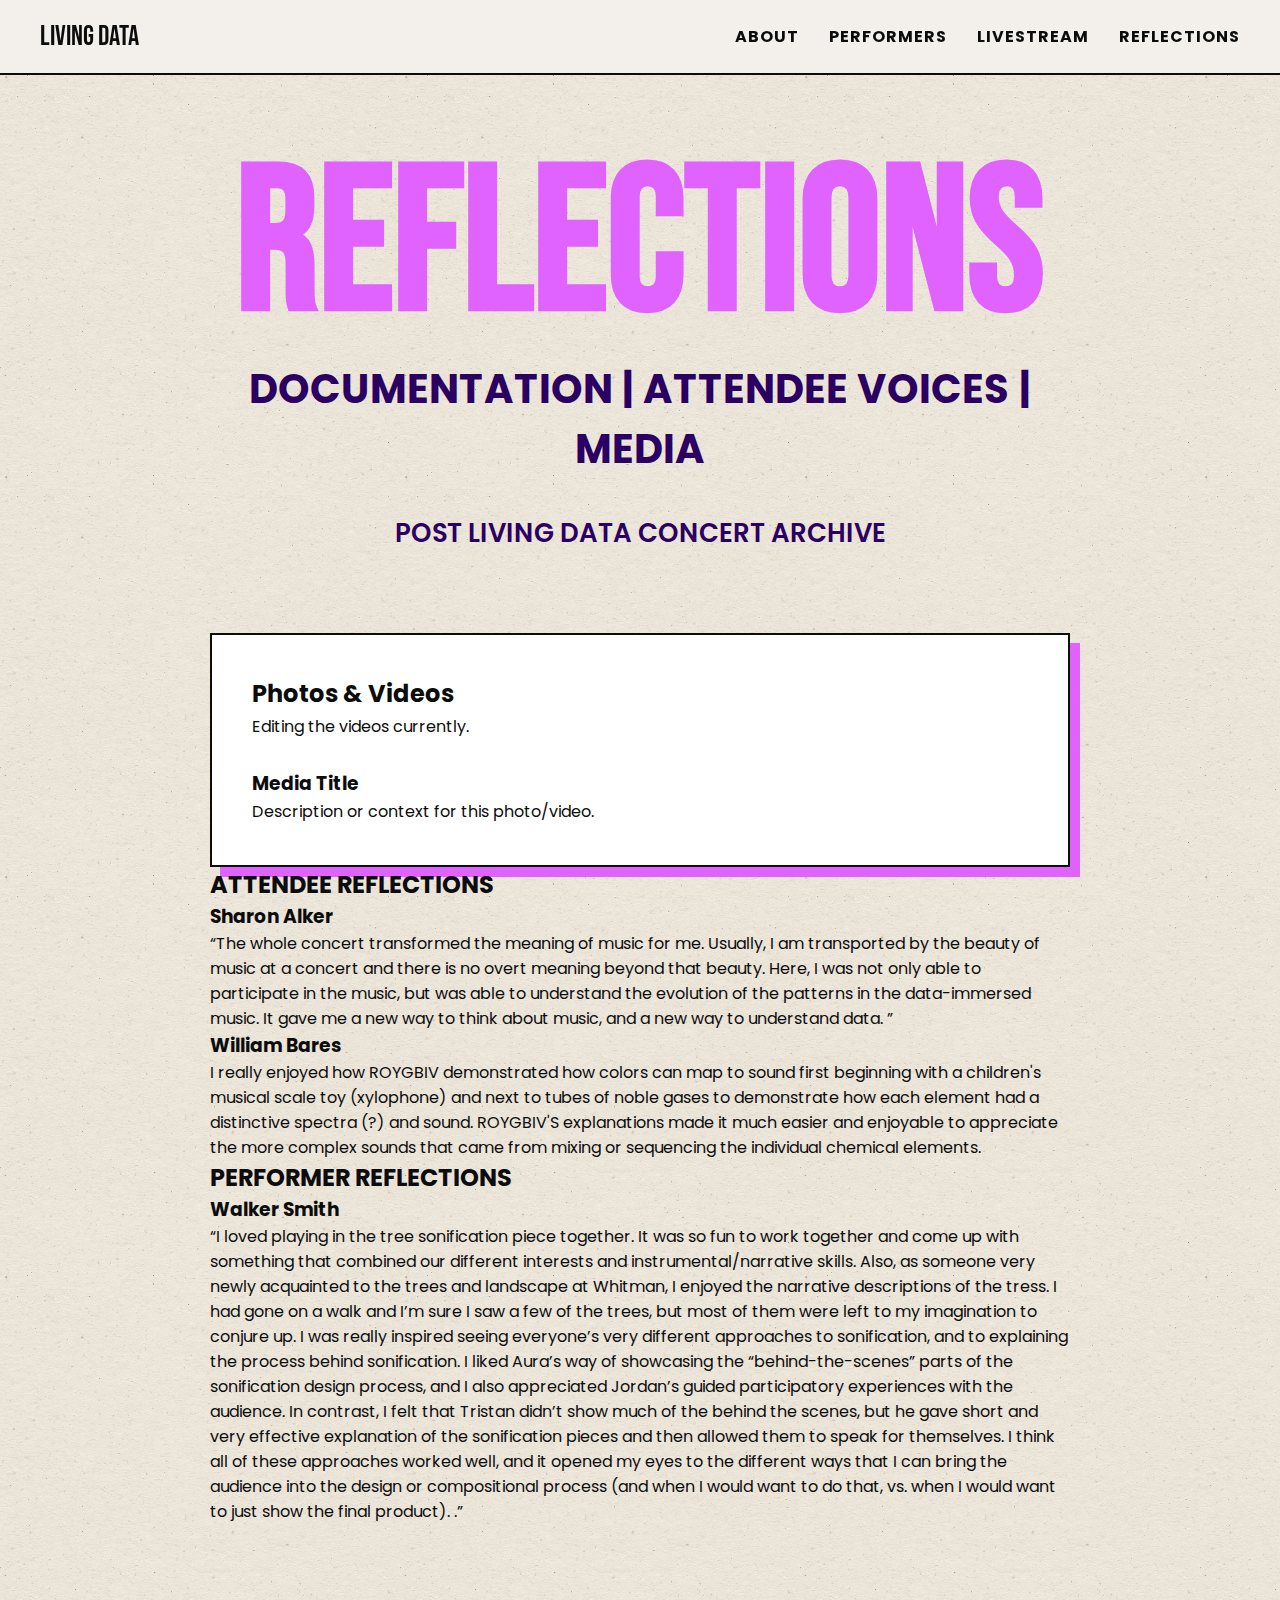
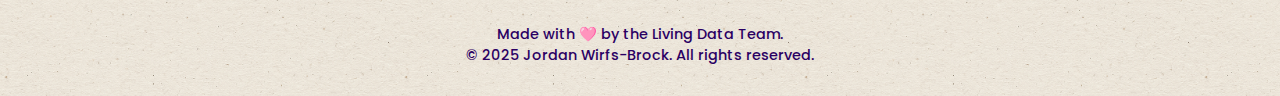
<file: reflections.html>
<!DOCTYPE html>
<html lang="en">
<head>
  <meta charset="UTF-8" />
  <meta name="viewport" content="width=device-width, initial-scale=1.0"/>
  <title>Reflections — Living Data Concert</title>

  <!-- FONTS -->
  <link href="https://fonts.googleapis.com/css2?family=Bebas+Neue&family=Poppins:wght@300;400;600;700&family=Share+Tech+Mono&display=swap" rel="stylesheet">

  <!-- STYLES -->
  <link rel="stylesheet" href="styles.css" />
</head>

<body>

  <!-- NAVBAR -->
  <nav class="navbar">
    <div class="logo">LIVING DATA</div>
    <ul class="nav-links">
      <li><a href="index.html#event-info">About</a></li>
      <li><a href="index.html#speakers">Performers</a></li>
      <li><a href="index.html#livestream">Livestream</a></li>
      <li><a href="reflections.html">Reflections</a></li>
    </ul>
  </nav>

  <!-- PAGE HEADER -->
  <header class="hero">
    <h1 class="title">REFLECTIONS</h1>
    <p class="meta">
      <span class="event-time">DOCUMENTATION | ATTENDEE VOICES | MEDIA</span><br>
      <span class="event-location">POST LIVING DATA CONCERT ARCHIVE</span>
    </p>
  </header>

  <main>

    <!-- SECTION: PHOTOS + VIDEOS -->
    <section class="event-info" id="media">
      <h2>Photos & Videos</h2>
      <p>Editing the videos currently.</p>

      <div style="display:flex; flex-direction:column; gap:40px; margin-top:30px;">

        <!-- MEDIA BLOCK TEMPLATE -->
        <div class="speaker-card">
          <div class="speaker-info">
            <h3>Media Title</h3>
            <p>Description or context for this photo/video.</p>
          </div>
        </div>

        <!-- Add more speaker-card blocks to add more media -->
      </div>
    </section>


    <!-- SECTION: ATTENDEE REFLECTIONS -->
    <section class="speaker-list" id="attendee-reflections">
      <h2>ATTENDEE REFLECTIONS</h2>

      <!-- REFLECTION BLOCK -->
      <div class="speaker-card">
        <div class="speaker-info">
          <h3>Sharon Alker</h3>
          <p>“The whole concert transformed the meaning of music for me. Usually, I am transported by the beauty of music at a concert and there is no overt meaning beyond that beauty. Here, I was not only able to participate in the music, but was able to understand the evolution of the patterns in the data-immersed music. It gave me a new way to think about music, and a new way to understand data.
”</p>
          <h3>William Bares</h3>
                <p>I really enjoyed how ROYGBIV demonstrated how colors can map to sound first beginning with a children's musical scale toy (xylophone) and next to tubes of noble gases to demonstrate how each element had a distinctive spectra (?) and sound. ROYGBIV'S explanations made it much easier and enjoyable to appreciate the more complex sounds that came from mixing or sequencing the individual chemical elements. 
                </p>
        </div>
      </div>
    </section>


    <!-- SECTION: PERFORMER REFLECTIONS -->
    <section class="speaker-list" id="speaker-reflections">
      <h2>PERFORMER REFLECTIONS</h2>

      <!-- REFLECTION BLOCK -->
      <div class="speaker-card">
        <div class="speaker-info">
          <h3>Walker Smith</h3>
          <p>“I loved playing in the tree sonification piece together. It was so fun to work together and come up with something that combined our different interests and instrumental/narrative skills. Also, as someone very newly acquainted to the trees and landscape at Whitman, I enjoyed the narrative descriptions of the tress. I had gone on a walk and I’m sure I saw a few of the trees, but most of them were left to my imagination to conjure up. I was really inspired seeing everyone’s very different approaches to sonification, and to explaining the process behind sonification. I liked Aura’s way of showcasing the “behind-the-scenes” parts of the sonification design process, and I also appreciated Jordan’s guided participatory experiences with the audience. In contrast, I felt that Tristan didn’t show much of the behind the scenes, but he gave short and very effective explanation of the sonification pieces and then allowed them to speak for themselves. I think all of these approaches worked well, and it opened my eyes to the different ways that I can bring the audience into the design or compositional process (and when I would want to do that, vs. when I would want to just show the final product).
.”</p>
        </div>
      </div>

      <!-- Add more speaker-card blocks as needed -->

    </section>

  </main>

  <footer>
    <p>Made with 🩷 by the Living Data Team.</p>
    <p>&copy; 2025 Jordan Wirfs-Brock. All rights reserved.</p>
  </footer>

</body>
</html>
</file>
<file: styles.css>
* {
  margin: 0;
  padding: 0;
  box-sizing: border-box;
}

:root {
  --paper: #F3F1EE;
  --ink: #0C0C0C;
  --navy: #2B0063;
  --pink: #E063FF;
  --yellow: #FBE56B;
}

body {
  font-family: 'Poppins', system-ui, sans-serif;
  color: var(--ink);
  background-color: var(--paper);
  background-image: url('paper-texture.png');
  background-size: 400px;
  background-repeat: repeat;
  overflow-x: hidden;
}

/* NAVBAR */
.navbar {
  display: flex;
  justify-content: space-between;
  align-items: center;
  padding: 20px 40px;
  border-bottom: 2px solid var(--ink);
  background: rgba(243, 241, 238, 0.92);
  backdrop-filter: blur(6px);
  position: sticky;
  top: 0;
  z-index: 100;
  transition: transform 0.4s ease, opacity 0.3s ease;
}

.logo {
  font-family: 'Bebas Neue', sans-serif;
  font-size: 28px;
  color: var(--ink);
}

.nav-links {
  list-style: none;
  display: flex;
  gap: 30px;
}

.nav-links a {
  text-decoration: none;
  font-weight: 700;
  color: var(--ink);
  text-transform: uppercase;
  letter-spacing: 1px;
  transition: color 0.2s ease;
}

.nav-links a:hover {
  color: var(--pink);
}

/* HERO */
.hero {
  text-align: center;
  padding: 80px 20px 40px;
  max-width: 900px; /* matches the event-info box */
  margin: 0 auto;
}

.title {
  font-family: 'Bebas Neue', sans-serif;
  font-size: clamp(64px, 16vw, 240px);
  line-height: 0.9;
  text-transform: uppercase;
  color: var(--pink);
  margin-bottom: 20px;
}

/* container for the two purple lines */
.meta {
  margin: 0 auto;
  max-width: 800px;
}

/* first line: date/time */
.event-time {
  display: block;
  font-size: clamp(24px, 3.5vw, 40px);
  color: var(--navy); /* purple */
  font-weight: 700;
  letter-spacing: 1px;
  text-transform: uppercase;
  margin-bottom: 10px;
}

/* second line: location, smaller + one line */
.event-location {
  display: block;
  font-size: clamp(18px, 2.5vw, 26px);
  color: var(--navy); /* purple */
  font-weight: 600;
  text-transform: uppercase;
  white-space: nowrap; /* keeps it one line */
}

/* responsive tweaks */
@media (max-width: 768px) {
  .hero {
    padding: 60px 16px 30px;
    max-width: 90%;
  }
  .event-time {
    font-size: clamp(18px, 4.5vw, 28px);
  }
  .event-location {
    font-size: clamp(14px, 3.8vw, 20px);
    white-space: normal; /* allows wrap only on phones */
  }
}
/* MAIN CONTENT */
main {
  max-width: 900px;
  margin: 0 auto;
  padding: 40px 20px;
}

.event-info {
  background: #fff;
  border: 2px solid var(--ink);
  box-shadow: 10px 10px 0 var(--pink);
  padding: 40px;
  line-height: 1.6;
}

/* COUNTDOWN */
.countdown-wrap {
  text-align: center;
  margin: 40px 0 20px;
}

.countdown {
  display: inline-block;
  font-family: 'Share Tech Mono', monospace;
  font-size: clamp(36px, 10vw, 120px);
  color: var(--ink);
  background: var(--pink);
  border: 3px solid var(--ink);
  padding: 10px 20px;
  box-shadow: 6px 6px 0 var(--yellow);
}

.until {
  margin-top: 12px;
  font-weight: 800;
  letter-spacing: 2px;
  color: var(--navy);
  text-transform: uppercase;
}

/* BUTTON */
button {
  display: block;
  margin: 0 auto;
  background: var(--navy);
  color: white;
  border: 2px solid var(--ink);
  padding: 16px 28px;
  font-weight: 700;
  text-transform: uppercase;
  cursor: pointer;
  transition: transform 0.15s ease;
}

button:hover {
  transform: translate(-2px, -2px);
}

/* SPEAKERS SECTION */
#speakers {
  max-width: 1100px;
  margin: 0 auto 100px;
  text-align: center;
}

#speakers h2 {
  font-family: 'Bebas Neue', sans-serif;
  font-size: clamp(48px, 8vw, 96px);
  color: var(--pink);
  text-transform: uppercase;
  letter-spacing: 2px;
  margin-bottom: 50px;
}

/* Speaker layout */
.speaker-grid {
  display: grid;
  grid-template-columns: repeat(auto-fit, minmax(400px, 1fr));
  gap: 40px;
  justify-items: center;
}

/* Speaker cards - music player aesthetic */
.speaker {
  background: var(--paper);
  border: 2px solid var(--ink);
  border-radius: 16px;
  width: 100%;
  max-width: 500px;
  padding: 24px;
  position: relative;
  text-align: left;
  box-shadow: 8px 8px 0 var(--pink);
  transition: transform 0.25s ease, box-shadow 0.3s ease;
  height: 100%;
  display: flex;
  flex-direction: column;
  justify-content: space-between;
}

.speaker:hover {
  transform: translateY(-4px);
  box-shadow: 10px 10px 0 var(--yellow);
}

/* album art */
.speaker img {
  width: 100%;
  height: auto;
  border-radius: 12px;
  border: 2px solid var(--ink);
  margin-bottom: 16px;
}

/* speaker info */
.speaker h3 {
  font-family: 'Bebas Neue', sans-serif;
  font-size: 28px;
  color: var(--navy);
  margin-bottom: 6px;
  letter-spacing: 1px;
}

.speaker p {
  font-size: 15px;
  line-height: 1.6;
  color: var(--ink);
}

/* player bar */
.player {
  margin-top: 16px;
  border-top: 2px solid var(--ink);
  padding-top: 12px;
  display: flex;
  align-items: center;
  justify-content: space-between;
  font-family: 'Share Tech Mono', monospace;
}

.player-icons {
  display: flex;
  gap: 8px;
  font-size: 13px;
  color: var(--navy);
  font-weight: 700;
}

.player-icons span:hover {
  color: var(--pink);
}

.progress-bar {
  flex: 1;
  height: 5px;
  background: #ddd;
  margin: 0 10px;
  border-radius: 2px;
  position: relative;
  overflow: hidden;
}

.progress-fill {
  position: absolute;
  top: 0;
  left: 0;
  height: 5px;
  width: 45%;
  background: var(--navy);
}

.time {
  font-size: 13px;
  color: var(--ink);
  width: 40px;
  text-align: right;
}

/* LIVESTREAM */
#livestream {
  max-width: 900px;
  margin: 60px auto 80px;
  background: #fff;
  border: 2px solid var(--ink);
  box-shadow: 10px 10px 0 var(--pink);
  padding: 40px;
  text-align: center;
}

#livestream h2 {
  font-family: 'Bebas Neue', sans-serif;
  font-size: clamp(42px, 5vw, 64px);
  text-transform: uppercase;
  color: var(--pink);
  margin-bottom: 20px;
  letter-spacing: 1px;
}

.livestream-box {
  background: var(--paper);
  border: 2px solid var(--ink);
  box-shadow: 6px 6px 0 var(--yellow);
  padding: 30px;
}

.placeholder {
  font-family: 'Share Tech Mono', monospace;
  background: var(--pink);
  color: var(--ink);
  border: 2px solid var(--ink);
  padding: 18px 0;
  margin-top: 16px;
  font-weight: 700;
  text-transform: uppercase;
  box-shadow: 6px 6px 0 var(--yellow);
  font-size: clamp(16px, 3vw, 22px);
}

/* FOOTER */
footer {
  text-align: center;
  color: var(--navy);
  margin: 60px 0 30px;
  font-weight: 500;
  font-size: 0.9rem;
}

/* RESPONSIVE */
@media (max-width: 1024px) {
  .speaker-grid {
    grid-template-columns: repeat(2, 1fr);
  }
}

@media (max-width: 768px) {
  .speaker-grid {
    grid-template-columns: 1fr;
  }

  .speaker {
    width: 90%;
  }

  .navbar {
    flex-wrap: wrap;
    justify-content: center;
    padding: 16px;
  }

  .event-info, .livestream-section {
    padding: 24px;
  }

  .title {
    font-size: clamp(56px, 14vw, 160px);
  }
}
</file>
